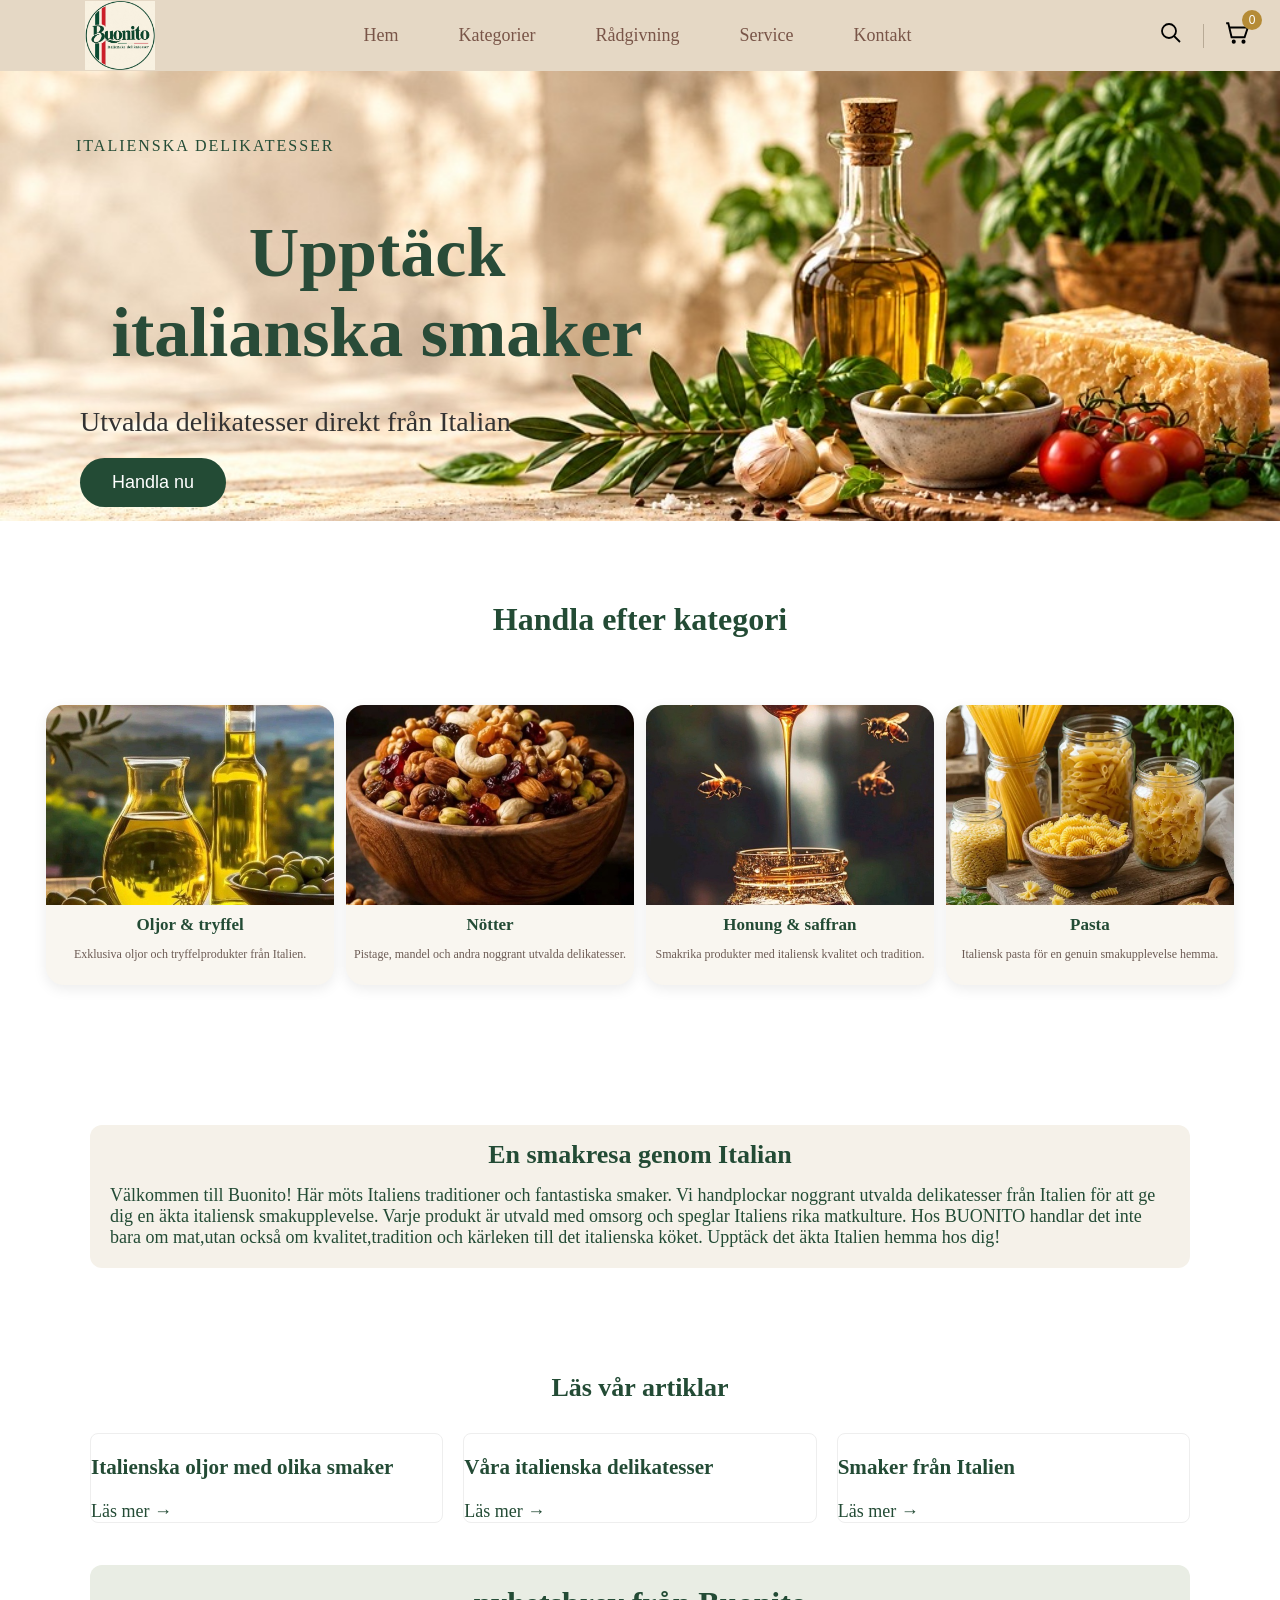
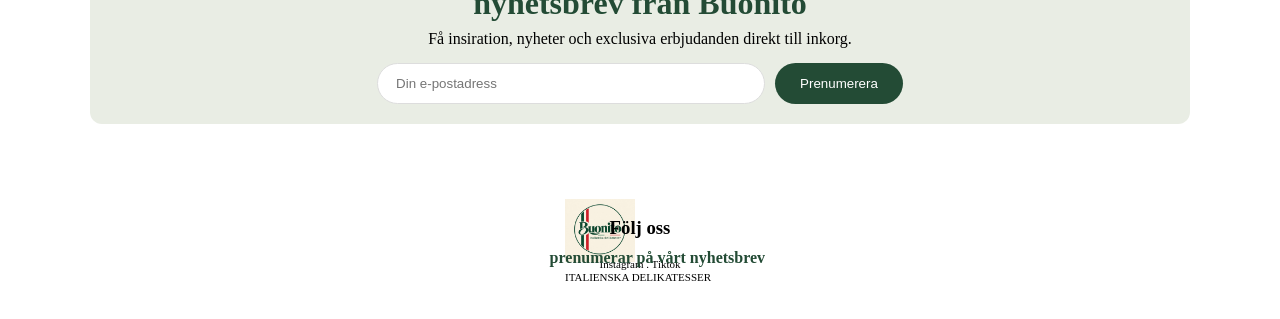
<file: webbplats/index.html>
<!doctype html>
<html lang="sv">
  <head>
    <meta charset="UTF-8" />
    <title>BUONITO – Italiensk delikatesser och smak</title>
    <meta
      name="description"
      content="Upptäck BUONITO – italienska delikatesser med noggrant utvalda oljor, pasta och smaker från Italien. Inspiration och kvalitet för din matupplevelse."
    />
    <link rel="stylesheet" href="style.css" />
  </head>
  <body>
    <!-- Navigationen innehåller länkar till webbplatsens olika delar -->
    <nav>
      <a href="index.html" class="logo"
        ><img src="image/logotyp1.jpg" alt="buonito logotyp"
      /></a>
      <a href="index.html">Hem</a>
      <a href="kategorier.html">Kategorier</a>
      <a href="radgivning.html">Rådgivning</a>
      <a href="service.html">Service</a>
      <a href="kontakt.html"> Kontakt</a>

      <div class="nav-ikoner">
        <button type="button" aria-label="Sök">
          <svg
            width="24"
            height="24"
            viewBox="0 0 24 24"
            fill="none"
            stroke="currentColor"
            stroke-width="1.8"
          >
            <circle cx="10" cy="10" r="7"></circle>
            <path d="M15 15 L21 21"></path>
          </svg>
        </button>
        <span class="ikon-linje"></span>
        <button type="button" class="varukorg" aria-label="Varukorg">
          <svg
            width="26"
            height="26"
            viewBox="0 0 24 24"
            fill="none"
            stroke="currentColor"
            stroke-width="1.8"
          >
            <path d="M2 3 H4 L7 16 H19 L22 7 H5"></path>
            <circle cx="9" cy="20" r="1"></circle>
            <circle cx="18" cy="20" r="1"></circle>
          </svg>
          <span class="antal">0</span>
        </button>
      </div>
    </nav>

    <section class="hero">
      <div class="hero-text">
        <p class="hero-label">
          <span class="italian-flagga"></span> ITALIENSKA DELIKATESSER
        </p>
        <h1>Upptäck<br />italianska smaker</h1>
        <p class="hero-beskrivning">Utvalda delikatesser direkt från Italian</p>
        <a href="butik.html" class="hero-knapp">Handla nu </a>
      </div>
    </section>

    <section class="kategorier" id="kategorier">
      <h2>Handla efter kategori</h2>
      <div class="kategori-grid">
        <a href="oljor-produkter.html" class="kategori-kort">
          <img
            class="card-image-1"
            src="image/oljor.jpg"
            alt="Flaskor med italiensk olivolja och oliver"
          />
          <h3>Oljor &amp; tryffel</h3>
          <p>Exklusiva oljor och tryffelprodukter från Italien.</p>
        </a>

        <a href="notter-produkt.html" class="kategori-kort">
          <img
            class="card-image-2"
            src="image/nötter.jpg"
            alt="Skål med nötter och pistagenötter"
          />
          <h3>Nötter</h3>
          <p>Pistage, mandel och andra noggrant utvalda delikatesser.</p>
        </a>

        <a href="honung-produkter.html" class="kategori-kort">
          <img
            class="card-image-3"
            src="image/hungun.jpg"
            alt="Honung som ringlar ner i en glasburk"
          />
          <h3>Honung &amp; saffran</h3>
          <p>Smakrika produkter med italiensk kvalitet och tradition.</p>
        </a>

        <a href="pasta-produkter.html" class="kategori-kort">
          <img
            class="card-image-4"
            src="image/pasta.jpg"
            alt="Olika sorters italiensk pasta"
          />
          <h3>Pasta</h3>
          <p>Italiensk pasta för en genuin smakupplevelse hemma.</p>
        </a>
      </div>
    </section>

    <section class="artiklar">
      <div class="smakresa-ruta">
        <h2>En smakresa genom Italian</h2>
        <p class="smakresa-text">
          Välkommen till Buonito! Här möts Italiens traditioner och fantastiska
          smaker. Vi handplockar noggrant utvalda delikatesser från Italien för
          att ge dig en äkta italiensk smakupplevelse. Varje produkt är utvald
          med omsorg och speglar Italiens rika matkulture. Hos BUONITO handlar
          det inte bara om mat,utan också om kvalitet,tradition och kärleken
          till det italienska köket. Upptäck det äkta Italien hemma hos dig!
        </p>
      </div>
      <h2 class="artiklar-rubrik">Läs vår artiklar</h2>
      <div class="artikel-grid">
        <a href="artikel.html?id=oljor" class="artikel-kort">
          <h3>Italienska oljor med olika smaker</h3>
          <span>Läs mer →</span>
        </a>
        <a href="artikel.html?id=delikatesser" class="artikel-kort">
          <h3>Våra italienska delikatesser</h3>
          <span>Läs mer →</span>
        </a>
        <a href="artikel.html?id=smaker" class="artikel-kort">
          <h3>Smaker från Italien</h3>
          <span>Läs mer →</span>
        </a>
      </div>
    </section>
    <!-- Formuläret låter besökaren prenumerera och visar ett tackmeddelande med JavaScript -->
    <section class="nyhetsbrev" id="nyhetsbrev">
      <h2>nyhetsbrev från Buonito</h2>
      <p>
        Få insiration, nyheter och exclusiva erbjudanden direkt till inkorg.
      </p>
      <form class="nyhetsbrev-form">
        <input type="email" placeholder="Din e-postadress" required />
        <button type="submit">Prenumerera</button>
      </form>
    </section>
    <footer class="sidfot">
      <div class="sidfot-logo">
        <img src="image/logotyp.jpg" alt="BUONITO logotyp" />
        <p>ITALIENSKA DELIKATESSER</p>
      </div>
      <div class="sidfot-social">
        <h3>Följ oss</h3>
        <p>Instagram . Tiktok</p>
      </div>
      <div class="sidfot-nyhetsbrev">
        <a href="#nyhetsbrev">prenumerar på vårt nyhetsbrev </a>
      </div>
    </footer>

    <script src="./script.js?v=2"></script>
  </body>
</html>
</file>
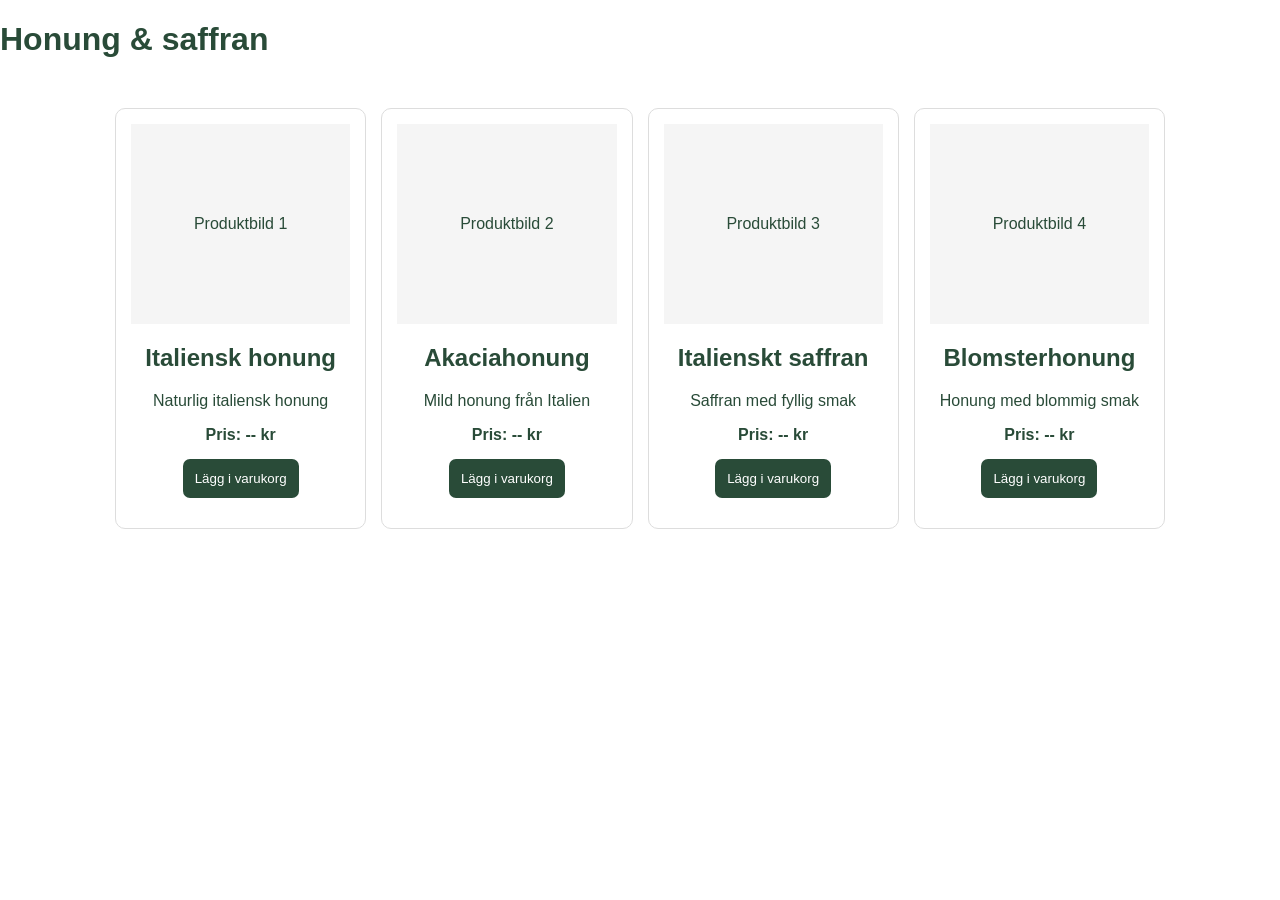
<file: webbplats/honung-produkter.html>
<!doctype html>
<html lang="sv">
  <head>
    <meta charset="UTF-8" />
    <meta name="viewport" content="width=device-width, initial-scale=1.0" />
    <title>Honung & saffran – BUONITO</title>
    <style>
      body {
        background: white;

        font-family: Arial, sans-serif;

        color: #294b38;

        margin: 0;
      }
      .honung-grid {
        display: grid;
        grid-template-columns: repeat(4, 1fr);
        gap: 15px;
        max-width: 1050px;
        margin: 35px auto;
        padding: 15px;
      }
      .honung-kort {
        background: white;
        border: 1px solid #ddd;
        border-radius: 10px;
        padding: 15px;
        text-align: center;
      }
      .bildplats {
        background: #f5f5f5;
        height: 200px;
        display: flex;
        justify-content: center;
        align-items: center;
        margin-bottom: 15px;
      }
      .honung-kort button {
        display: block;
        margin: 15px auto;
        padding: 12px;
        background: #294b38;
        color: white;
        border: none;
        border-radius: 7px;
        cursor: pointer;
      }
      @media (max-width: 700px) {
        .honung-grid {
          grid-template-columns: repeat(2, 1fr);
        }
      }
    </style>
  </head>
  <body>
    <h1>Honung & saffran</h1>
    <div class="honung-grid">
      <article class="honung-kort">
        <div class="bildplats">Produktbild 1</div>
        <h2>Italiensk honung</h2>
        <p>Naturlig italiensk honung</p>
        <strong>Pris: -- kr</strong>
        <button type="button">Lägg i varukorg</button>
      </article>
      <article class="honung-kort">
        <div class="bildplats">Produktbild 2</div>
        <h2>Akaciahonung</h2>
        <p>Mild honung från Italien</p>
        <strong>Pris: -- kr</strong>
        <button type="button">Lägg i varukorg</button>
      </article>
      <article class="honung-kort">
        <div class="bildplats">Produktbild 3</div>
        <h2>Italienskt saffran</h2>
        <p>Saffran med fyllig smak</p>
        <strong>Pris: -- kr</strong>
        <button type="button">Lägg i varukorg</button>
      </article>
      <article class="honung-kort">
        <div class="bildplats">Produktbild 4</div>
        <h2>Blomsterhonung</h2>
        <p>Honung med blommig smak</p>
        <strong>Pris: -- kr</strong>
        <button type="button">Lägg i varukorg</button>
      </article>
    </div>
  </body>
</html>
</file>
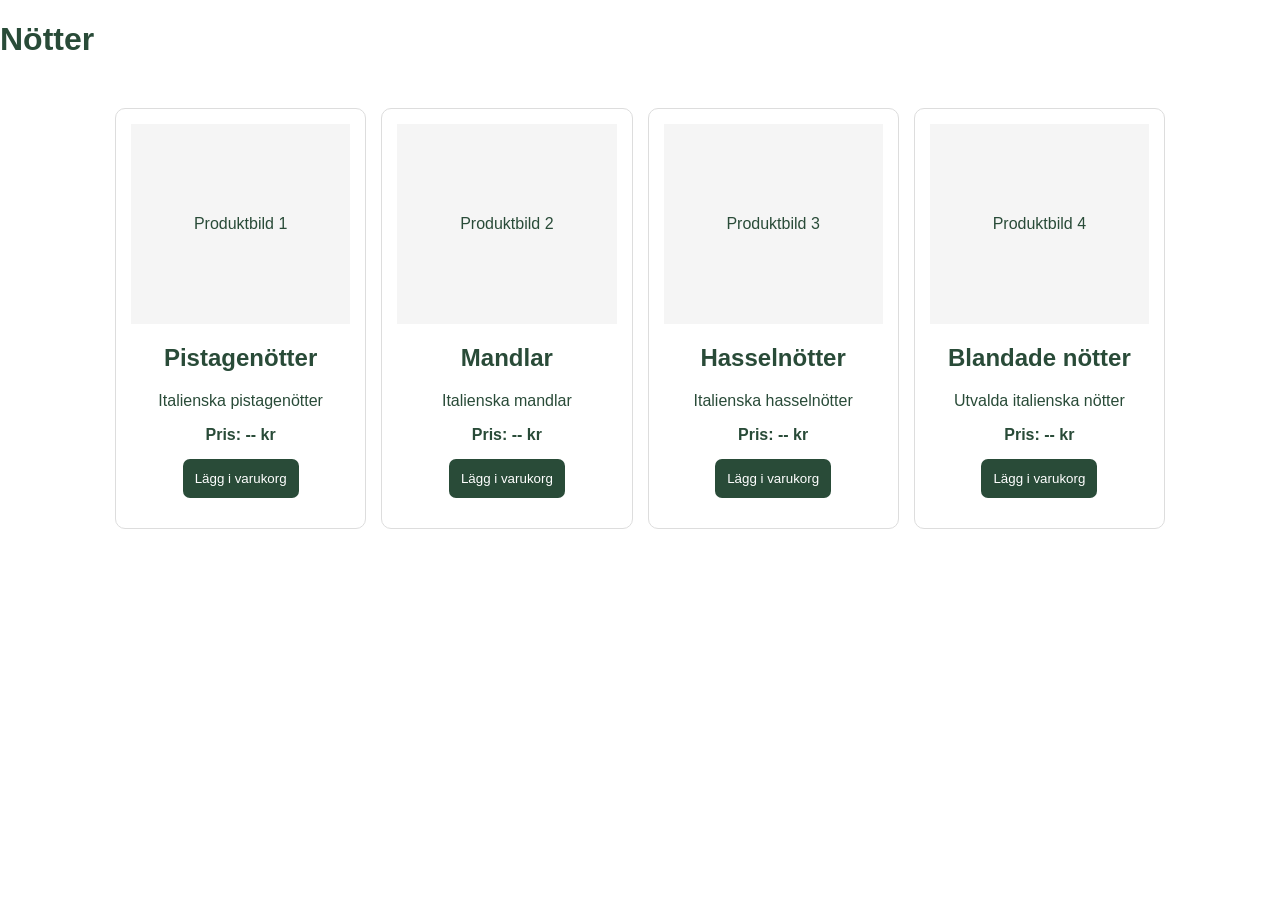
<file: webbplats/notter-produkt.html>
<!doctype html>
<html lang="sv">
  <head>
    <meta charset="UTF-8" />
    <meta name="viewport" content="width=device-width, initial-scale=1.0" />
    <title>Nötter – BUONITO</title>
    <style>
      body {
        margin: 0;

        background: white;

        font-family: Arial, sans-serif;

        color: #294b38;
      }
      .notter-grid {
        display: grid;

        grid-template-columns: repeat(4, 1fr);

        gap: 15px;

        max-width: 1050px;

        margin: 35px auto;

        padding: 15px;
      }

      .notter-kort {
        background: white;

        border: 1px solid #ddd;

        border-radius: 10px;

        padding: 15px;

        text-align: center;
      }

      .bildplats {
        background: #f5f5f5;

        height: 200px;

        display: flex;

        justify-content: center;

        align-items: center;
      }

      .notter-kort button {
        display: block;

        margin: 15px auto;

        padding: 12px;

        background: #294b38;

        color: white;

        border: none;

        border-radius: 7px;

        cursor: pointer;
      }

      @media (max-width: 700px) {
        .notter-grid {
          grid-template-columns: repeat(2, 1fr);
        }
      }
    </style>
  </head>
  <body>
    <h1>Nötter</h1>
    <div class="notter-grid">
      <article class="notter-kort">
        <div class="bildplats">Produktbild 1</div>
        <h2>Pistagenötter</h2>
        <p>Italienska pistagenötter</p>
        <strong>Pris: -- kr</strong>
        <button type="button">Lägg i varukorg</button>
      </article>
      <article class="notter-kort">
        <div class="bildplats">Produktbild 2</div>
        <h2>Mandlar</h2>
        <p>Italienska mandlar</p>
        <strong>Pris: -- kr</strong>
        <button type="button">Lägg i varukorg</button>
      </article>
      <article class="notter-kort">
        <div class="bildplats">Produktbild 3</div>
        <h2>Hasselnötter</h2>
        <p>Italienska hasselnötter</p>
        <strong>Pris: -- kr</strong>
        <button type="button">Lägg i varukorg</button>
      </article>
      <article class="notter-kort">
        <div class="bildplats">Produktbild 4</div>
        <h2>Blandade nötter</h2>
        <p>Utvalda italienska nötter</p>
        <strong>Pris: -- kr</strong>
        <button type="button">Lägg i varukorg</button>
      </article>
    </div>
  </body>
</html>
</file>
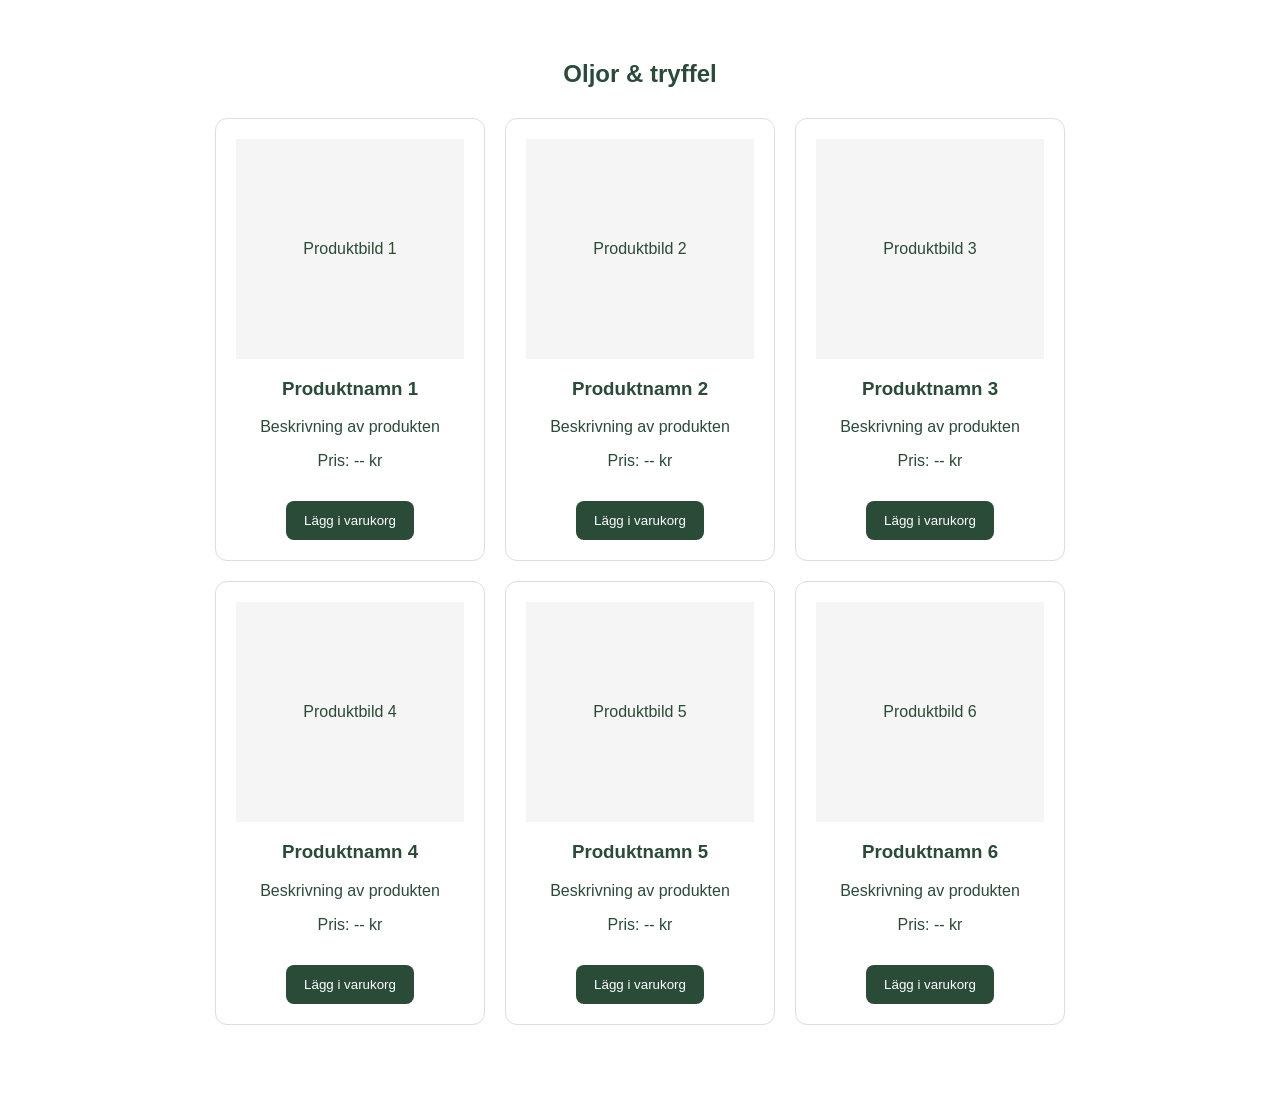
<file: webbplats/oljor-produkter.html>
<!doctype html>
<html lang="sv">
  <head>
    <meta charset="UTF-8" />
    <meta name="viewport" content="width=device-width, initial-scale=1.0" />
    <title>Våra produkter – BUONITO</title>
    <style>
      body {
        background-color: white;

        font-family: Arial, sans-serif;

        margin: 0;

        color: #294b38;
      }
      .oljor-produkter {
        padding: 40px 20px;

        background: white;
      }

      .oljor-produkter h2 {
        text-align: center;
      }

      .produkt-grid {
        display: grid;

        grid-template-columns: repeat(3, 1fr);

        gap: 20px;

        max-width: 850px;

        margin: 30px auto;
      }

      .produktkort {
        background: white;

        border: 1px solid #ddd;

        border-radius: 12px;

        padding: 20px;

        text-align: center;
      }

      .bildplats {
        background: #f5f5f5;

        height: 220px;

        display: flex;

        align-items: center;

        justify-content: center;
      }

      .produktkort button {
        background: #294b38;

        color: white;

        border: none;

        padding: 12px 18px;

        border-radius: 8px;

        cursor: pointer;

        margin-top: 15px;
      }

      @media (max-width: 700px) {
        .produkt-grid {
          grid-template-columns: repeat(2, 1fr);
        }
      }
    </style>
  </head>
  <body>
    <section class="oljor-produkter">
      <h2>Oljor & tryffel</h2>
      <div class="produkt-grid">
        <article class="produktkort">
          <div class="bildplats">Produktbild 1</div>
          <h3>Produktnamn 1</h3>
          <p>Beskrivning av produkten</p>
          <p class="pris">Pris: -- kr</p>
          <button type="button">Lägg i varukorg</button>
        </article>
        <article class="produktkort">
          <div class="bildplats">Produktbild 2</div>
          <h3>Produktnamn 2</h3>
          <p>Beskrivning av produkten</p>
          <p class="pris">Pris: -- kr</p>
          <button type="button">Lägg i varukorg</button>
        </article>
        <article class="produktkort">
          <div class="bildplats">Produktbild 3</div>
          <h3>Produktnamn 3</h3>
          <p>Beskrivning av produkten</p>
          <p class="pris">Pris: -- kr</p>
          <button type="button">Lägg i varukorg</button>
        </article>
        <article class="produktkort">
          <div class="bildplats">Produktbild 4</div>
          <h3>Produktnamn 4</h3>
          <p>Beskrivning av produkten</p>
          <p class="pris">Pris: -- kr</p>
          <button type="button">Lägg i varukorg</button>
        </article>
        <article class="produktkort">
          <div class="bildplats">Produktbild 5</div>
          <h3>Produktnamn 5</h3>
          <p>Beskrivning av produkten</p>
          <p class="pris">Pris: -- kr</p>
          <button type="button">Lägg i varukorg</button>
        </article>
        <article class="produktkort">
          <div class="bildplats">Produktbild 6</div>
          <h3>Produktnamn 6</h3>
          <p>Beskrivning av produkten</p>
          <p class="pris">Pris: -- kr</p>
          <button type="button">Lägg i varukorg</button>
        </article>
      </div>
    </section>
  </body>
</html>
</file>
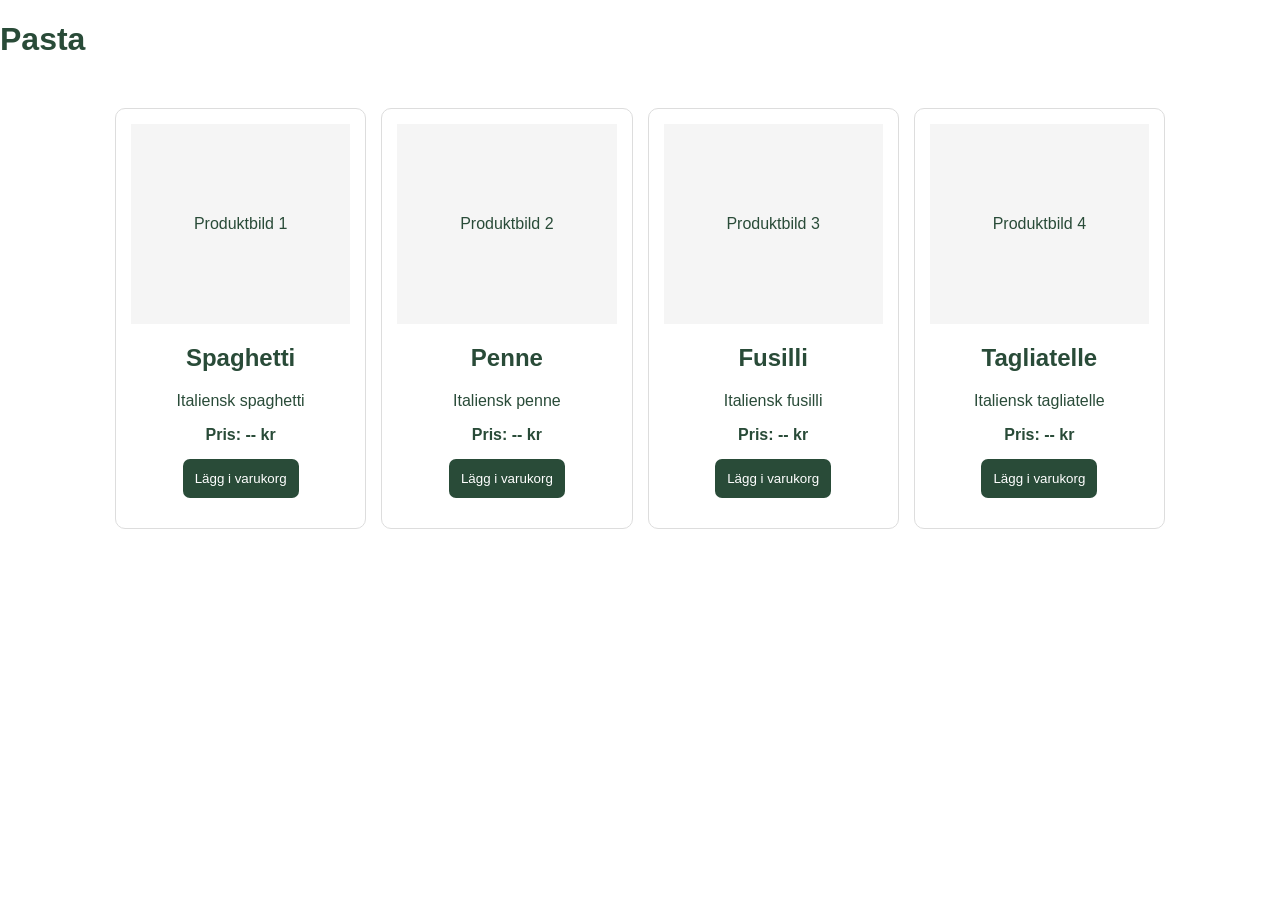
<file: webbplats/pasta-produkter.html>
<!doctype html>
<html lang="sv">
  <head>
    <meta charset="UTF-8" />
    <meta name="viewport" content="width=device-width, initial-scale=1.0" />
    <title>Pasta – BUONITO</title>
    <style>

          body {

            margin: 0;

            background: white;

            font-family: Arial, sans-serif;

            color: #294b38;

          }
          .pasta-grid {
       display: grid;
       grid-template-columns: repeat(4, 1fr);
       gap: 15px;
       max-width: 1050px;
       margin: 35px auto;
       padding: 15px;
      }
      .pasta-kort {
       background: white;
       border: 1px solid #ddd;
       border-radius: 10px;
       padding: 15px;
       text-align: center;
      }
      .bildplats {
       background: #f5f5f5;
       height: 200px;
       display: flex;
       justify-content: center;
       align-items: center;
       margin-bottom: 15px;
      }
      .pasta-kort button {
       display: block;
       margin: 15px auto;
       padding: 12px;
       background: #294b38;
       color: white;
       border: none;
       border-radius: 7px;
       cursor: pointer;
      }
      @media (max-width: 700px) {
       .pasta-grid {
         grid-template-columns: repeat(2, 1fr);
       }
      }
      har snabbmeny
    </style>
  </head>
  <body>
    <h1>Pasta</h1>
    <div class="pasta-grid">
      <article class="pasta-kort">
        <div class="bildplats">Produktbild 1</div>
        <h2>Spaghetti</h2>
        <p>Italiensk spaghetti</p>
        <strong>Pris: -- kr</strong>
        <button type="button">Lägg i varukorg</button>
      </article>
      <article class="pasta-kort">
        <div class="bildplats">Produktbild 2</div>
        <h2>Penne</h2>
        <p>Italiensk penne</p>
        <strong>Pris: -- kr</strong>
        <button type="button">Lägg i varukorg</button>
      </article>
      <article class="pasta-kort">
        <div class="bildplats">Produktbild 3</div>
        <h2>Fusilli</h2>
        <p>Italiensk fusilli</p>
        <strong>Pris: -- kr</strong>
        <button type="button">Lägg i varukorg</button>
      </article>
      <article class="pasta-kort">
        <div class="bildplats">Produktbild 4</div>
        <h2>Tagliatelle</h2>
        <p>Italiensk tagliatelle</p>
        <strong>Pris: -- kr</strong>
        <button type="button">Lägg i varukorg</button>
      </article>
    </div>
  </body>
</html>
</file>
<file: webbplats/style.css>
/* Grundläggande design för BUONITO med färger och typsnitt */
body {
  background-color: whote;
  margin: 0;
  height: 100vh;
  display: flex;
  justify-content: flex-start;
  align-items: center;
  flex-direction: column;
  flex-direction: column;
}
h1 {
  color: #0b442c;
  font-size: 70px;
  transform: translateY(0px);
}
h2 {
  color: #795548;
  font-size: 36px;
  text-align: center;
  margin-top: -20px;
  margin-bottom: 20px;
}
img {
  width: 350px;
  height: auto;
  align-self: flex-end;
  margin-right: 80px;
}
nav {
  background-color: #e5d8c5;
  width: 100%;
  padding: 10px 10px 10px 5px;
  text-align: center;
  box-sizing: border-box;
  display: flex;
  align-items: center;
  gap: 30px;
  position: relative;
  justify-content: center;
}
nav a {
  color: #795548;
  text-decoration: none;
  font-size: 18px;
  margin: 15px;
}
.presentation {
  display: flex;
  flex-direction: row;
  align-items: stretch;
  justify-content: space-between;
  gap: 50px;
  width: 90%;
  max-width: 1100px;
  margin: 30px auto;
  margin-top: 80px;
}
.presentation-text {
  fex: 1;
  max-width: 550px;
  text-align: left;
  color: #795548;
  font-size: 18px;
  line-height: 1.6;
}
.presentation-text h3 {
  color: #795548;
  font-size: 28px;
}
.presentation img {
  width: 420px;
  max-width: none;
  height: 300px;
  object-fit: fill;
  margin: 0;

  border-radius: 10px;
}
.presentation-text p {
  margin-top: 5px;
  margin-bottom: 8px;
  line-height: 1.5;
}
.artiklar {
  width: 90%;
  max-width: 1100px;
  margin: 80px auto 0 auto;
  text-align: left;
  padding: 0;
  background: transparent;
}
.artiklar h2,
.artiklar .smakresa-text {
  text-align: left;
  color: #234b35;
  max-width: none;
  padding: 15px 25px;
  box-sizing: border-box;
  margin-left: 0;
  margin-right: auto;
  width: 100%;
}
.smakresa-ruta {
  background-color: #f5f1e9;
  width: 100%;
  box-sizing: border-box;
  padding: 20px;
  border-radius: 12px;
  max-width: 1100px;
  text-align: left;
  margin-left: 30px auto;
}
.smakresa-ruta .smakresa-text {
  max-width: none;
  width: 100%;
  display: block;
  padding: 0;
  margin: 10px 0 0;
  text-align: left;
  font-size: 18px;
}
.artiklar h2 {
  text-align: center;
  margin-bottom: 0;
  border-radius: 12px 12px 0 0;
  color: #234b35;
}
.artiklar .smakresa-text {
  margin-top: 0;
  border-radius: 0 0 12px 12px;
}

.artiklar a {
  display: block;
  color: #795548;
  font-size: 18px;
  text-decoration: none;
  margin-bottom: 12px;
}
.artiklar a:hover {
  text-decoration: underline;
}

nav .logo {
  margin: 0;
  margin-right: auto;
  color: #234b35;
  font-size: 28px;
  font-weight: blod;
  position: absolute;
  left: 85px;
}
nav .logo img {
  width: 70px;
  height: 70px;
  object-fit: contain;
  margin: 0;
  display: block;
}
.nav-ikoner {
  position: absolute;
  right: 30px;
  display: flex;
  align-items: center;
  gap: 20px;
}
.nav-ikoner button {
  border: none;
  background: transparent;
  padding: 0;
  font-size: 25px;
  cursor: pointer;
}
.ikon-linje {
  width: 1px;
  height: 24px;
  background-color: #b8aa96;
}
.varukorg {
  position: relative;
}

.antal {
  position: absolute;
  top: -10px;
  right: -12px;
  background-color: #b58b36;
  color: white;
  border-radius: 50%;
  width: 20px;
  height: 20px;
  font-size: 12px;
  display: flex;
  align-items: center;
  justify-content: center;
}
.hero {
  padding-top: 50px;
}
.hero-label {
  display: flex;
  align-items: center;
  gap: 12px;
  color: #234b35;
  font-size: 16px;
  letter-spacing: 2px;
  margin-left: -50px;
}
.italian-flagga {
  display: inline-block;
  flex-shrink: 0;
  width: 34px;
  height: 4px;
  background: linear-gradient(to right #008c45 33% white 66% #cd212a 66%);
}
.hero {
  display: flex;
  flex-direction: row;
  align-items: flex-start;
  width: 100%;
  min-height: 450px;
  padding: 0;
  box-sizing: border-box;
  background-color: #f5f1e9;
  background-image: url("image/matbild4.jpg");
  background-size: cover;
  background-position: center;
  background-repeat: no-repeat;
}
.hero-text {
  width: 55%;
  box-sizing: border-box;
  padding: 50px 30px 50px 80px;
}
.hero-bild {
  width: 45%;
  height: 450px;
  object-fit: cover;
  margin: 0;
  max-width: 45%;
  max-height: 450px;
  align-self: flex-start;
}
.hero-beskrivning {
  font-size: 28px;
  margin-top: -25px;
  margin-bottom: 20px;
  color: #333333;
}
.hero-knapp {
  display: inline-block;
  background-color: #234b35;
  color: white;
  padding: 14px 32px;
  border-radius: 30px;
  text-decoration: none;
  font-size: 18px;
  font-family: arial, sans-serif;
}
.kategorier {
  background-color: white;
  padding: 30px 40px;
  text-align: center;
}

.kategorier h2 {
  font-size: 42px;
  color: #234b35;
  margin-bottom: 20px;
}
/* Visar produktkategorierna i ett rutnät på startsidan. */
.kategori-grid {
  display: grid;
  grid-template-columns: repeat(4, 1fr);
  gap: 12px;
  max-width: 7200px;
  margin: 0 auto;
}
.kategori-kort {
  background-color: #f9f6f0;
  border-radius: 18px;
  overflow: hidden;
  text-decoration: none;
  color: #234b35;
  box-shadow: 0 4px 14px rgba(0, 0, 0, 0.08);
  transition: transform 0.2s ease;
  min-height: 0;
}
.kategori-kort:hover {
  transform: translateY(-5px);
}
.kategori-kort img {
  width: 100%;
  height: 200px;
  object-fit: cover;
  display: block;
  background-color: white;
}
.kategori-kort h3 {
  font-size: 17px;
  margin: 10px 8px 5px;
  color: #234b35;
}
.kategori-kort p {
  font-size: 12px;
  line-height: 1.3;
  color: #6d5c55;
  padding: 0 8px 10px;
}
@media (max-width: 900px) {
  .kategori-grid {
    grid-template-columns: repeat(2, 1fr);
  }
}

@media (max-width: 600px) {
  .kategori-grid {
    grid-template-columns: 1fr;
  }

  .kategorier {
    padding: 40px 20px;
  }

  .kategorier h2 {
    font-size: 32px;
  }
}

.card-image-1 {
  background-image: url(image/oljor.jpg);
  height: 200px;
  width: 100%;
  background-size: cover;
  background-position: center;
  background-repeat: no-repeat;
}
.card-image-2 {
  background-image: url(image/nötter.jpg);
  height: 200px;
  width: 100%;
  background-size: cover;
  background-position: center;
  background-repeat: no-repeat;
}
.card-image-3 {
  background-image: url(image/hungun.jpg);
  height: 200px;
  width: 100%;
  background-size: cover;
  background-position: center;
  background-repeat: no-repeat;
}
.card-image-4 {
  background-image: url(image/pasta.jpg);
  height: 200px;
  width: 100%;
  background-size: cover;
  background-position: center;
  background-repeat: no-repeat;
}
.artikel-rubrik {
  text-align: center;
  color: #234b35;
  font-size: 32px;
  position: static;
  display: flow-root;
  padding-top: 700px;
}

.artikel-grid {
  display: grid;

  grid-template-columns: repeat(3, 1fr);

  gap: 20px;
  margin-top: 125px;
}

.artikel-kort {
  display: block;

  min-width: 0;

  background: white;

  border: 1px solid #eee;

  border-radius: 8px;

  overflow: hidden;
}

.artikel-kort img {
  width: 100%;

  height: 150px;

  object-fit: cover;

  display: block;
}
/* Design för nyhetsbrevet med grön bakgrund och prenumerationsknapp */
.nyhetsbrev {
  background-color: #e9ede4;
  margin: 30px auto;
  max-width: 1100px;
  display: block;
  height: 160px;
  width: 90%;

  margin: 30px auto;
  padding: 20px;
  border-radius: 12px;
  text-align: center;
  box-sizing: border-box;
}
.nyhetsbrev h2 {
  color: #234b35;
  font-size: 32px;
  margin: 0 0 8px;
}
.nyhetsbrev p {
  margin: 0 0 15px;
}
.nyhetsbrev-form {
  display: flex;
  justify-content: center;
  gap: 10px;
}
.nyhetsbrev-form input {
  width: 350px;
  padding: 12px 18px;
  border: 1px solid #ddd;
  border-radius: 25px;
}
.nyhetsbrev-form button {
  background-color: #234b35;
  color: white;
  padding: 12px 25px;
  border: none;
  border-radius: 25px;
  cursor: pointer;
}
.sidfot {
  padding: 25px 5%;
  background-color: transparent;
  text-align: left;
  clear: both;
  position: relative;
  margin-top: 20px;
  display: flex;
  justify-content: flex-start;
}
.sidfot- img {
  width: 85px;
  height: 85px;
  object-fit: contain;
}
.sidfot p {
  font-size: 11px;
  margin-top: 5px;
}
footer.sidfot img {
  width: 70px;
}
.sidfot-social {
  position: absolute;
  left: 50%;
  transform: translatex(-50%);
  text-align: center;
}
.kategorier h2 {
  position: relative;
  top: 40px;
  font-size: 32px;
}
.kategori-grid {
  margin-top: 75px;
}
.smakresa-ruta h2,
.smakresa-ruta h2,
.artiklar h2 .artiklar-rubrik {
  font-family: Georgia, serif;
  font-size: 42px;
  font-weight: bold;
  color: #234b35;
  text-align: center;
}
.smakresa-ruta h2 {
  font-size: 26px;
}
.artiklar-rubrik {
  font-size: 26px;
  position: relative;
  top: 110px;
}
.artikel-kort h3,
.artikel-kort span {
  color: #234b35;
}
.sidfot-nyhetsbrev {
  text-align: right;
  position: absolute;
  right: 5%;
  top: 75px;
}

.sidfot-nyhetsbrev a {
  color: #234b35;

  font-family: Georgia, serif;

  font-size: 16px;

  font-weight: bold;

  text-decoration: none;
}

header {
  background-color: #f5efe4;

  padding: 25px;

  text-align: center;
}

h1,
h2 {
  color: #294b38;

  text-align: center;
}

.kategorier {
  display: flex;

  justify-content: center;

  flex-wrap: wrap;

  gap: 12px;

  margin: 30px 0;
}

.produkter {
  display: grid;

  grid-template-columns: repeat(auto-fit, minmax(220px, 1fr));

  gap: 20px;

  max-width: 1000px;

  margin: 30px auto;

  padding: 20px;
}

.produkt {
  border: 1px solid #ddd;

  border-radius: 12px;

  padding: 20px;

  text-align: center;

  background-color: white;
}
.oljor-produkter {
  background: white;
  padding: 40px 20px;
}
.oljor-produkter h2 {
  text-align: center;
  color: #294b38;
}
.oljor-produkter .produkt-grid {
  display: grid;
  grid-template-columns: repeat(3, 1fr);
  gap: 20px;
  max-width: 1100px;
  margin: 30px auto;
}
.oljor-produkter .produktkort {
  background: white;
  border: 1px solid #dddddd;
  border-radius: 10px;
  padding: 20px;
  text-align: center;
}
.oljor-produkter .bildplats {
  background: #f5f5f5;
  height: 220px;
  display: flex;
  justify-content: center;
  align-items: center;
  color: #777;
  margin-bottom: 15px;
}
.oljor-produkter .pris {
  font-weight: bold;
  font-size: 20px;
}
.oljor-produkter button {
  background: #294b38;
  color: white;
  border: none;
  border-radius: 7px;
  padding: 12px 18px;
  cursor: pointer;
}
@media (max-width: 700px) {
  .oljor-produkter .produkt-grid {
    grid-template-columns: repeat(2, 1fr);
  }
}
</file>
